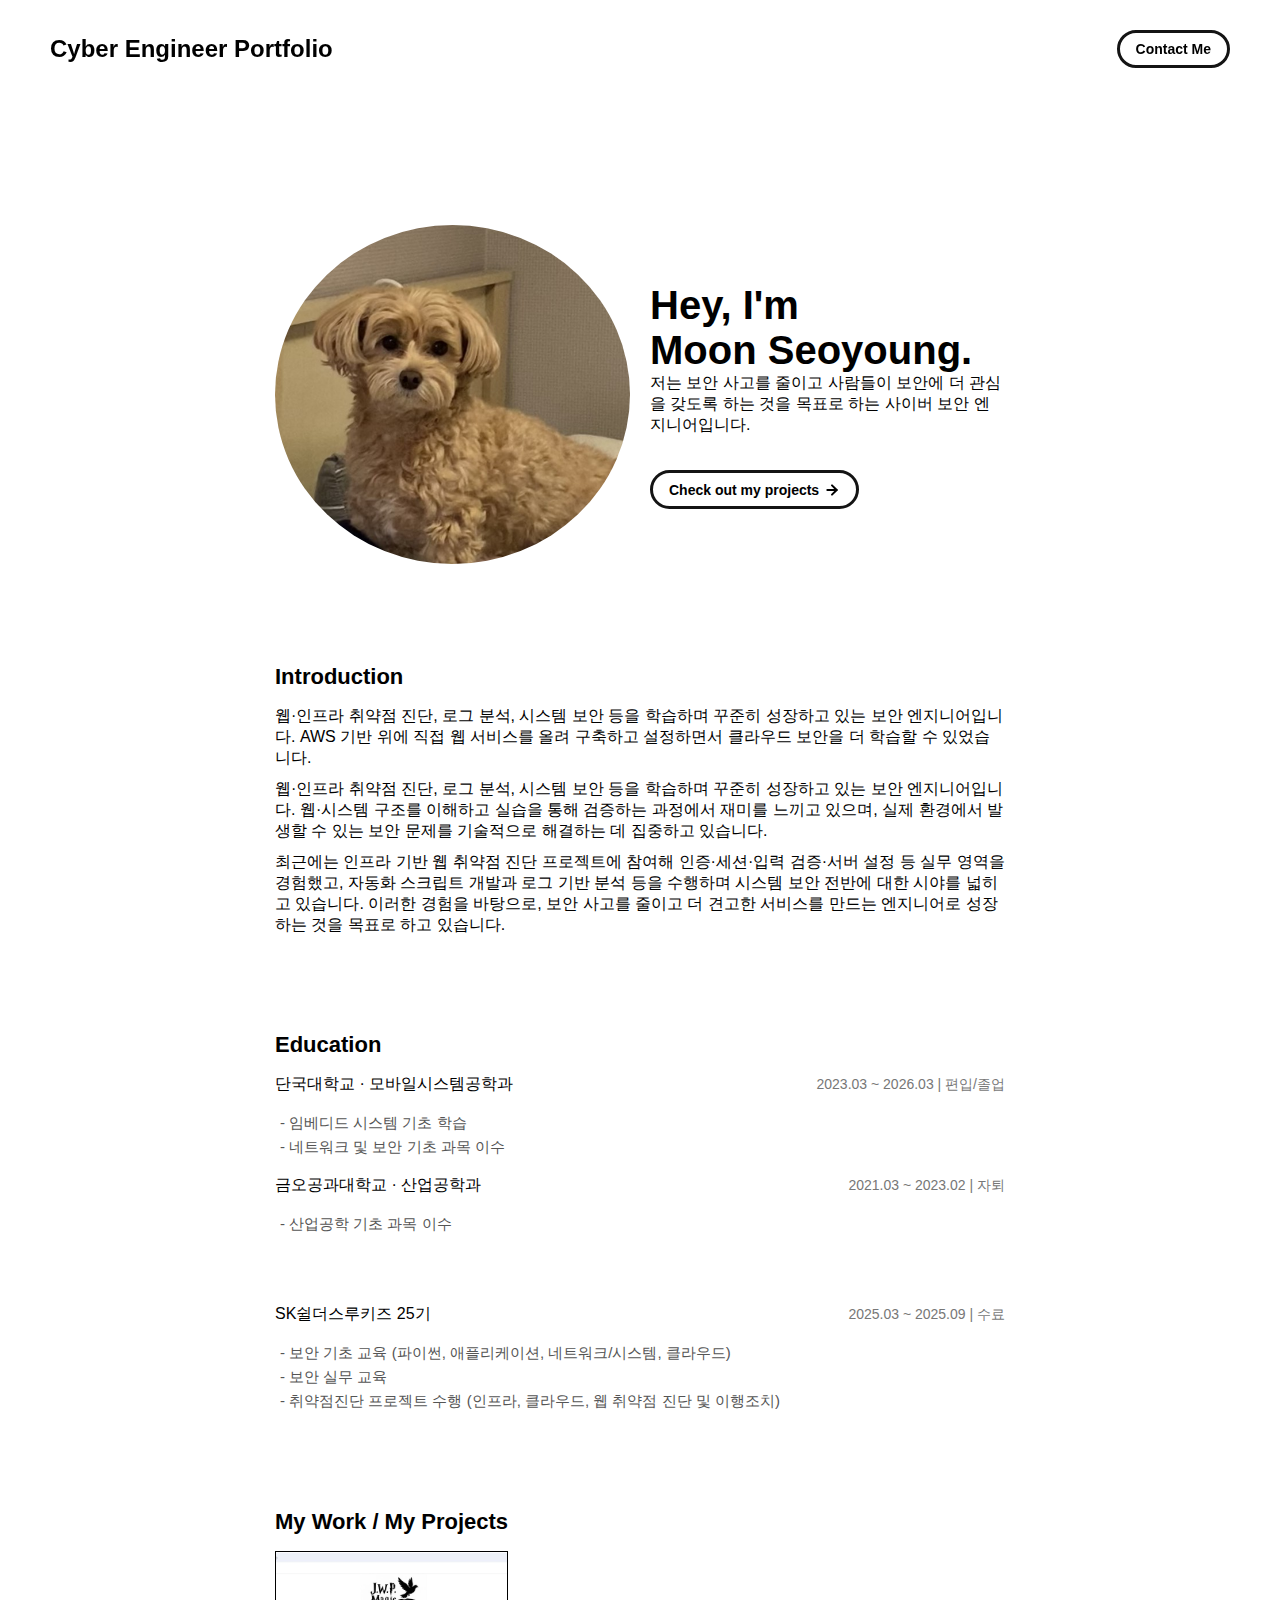
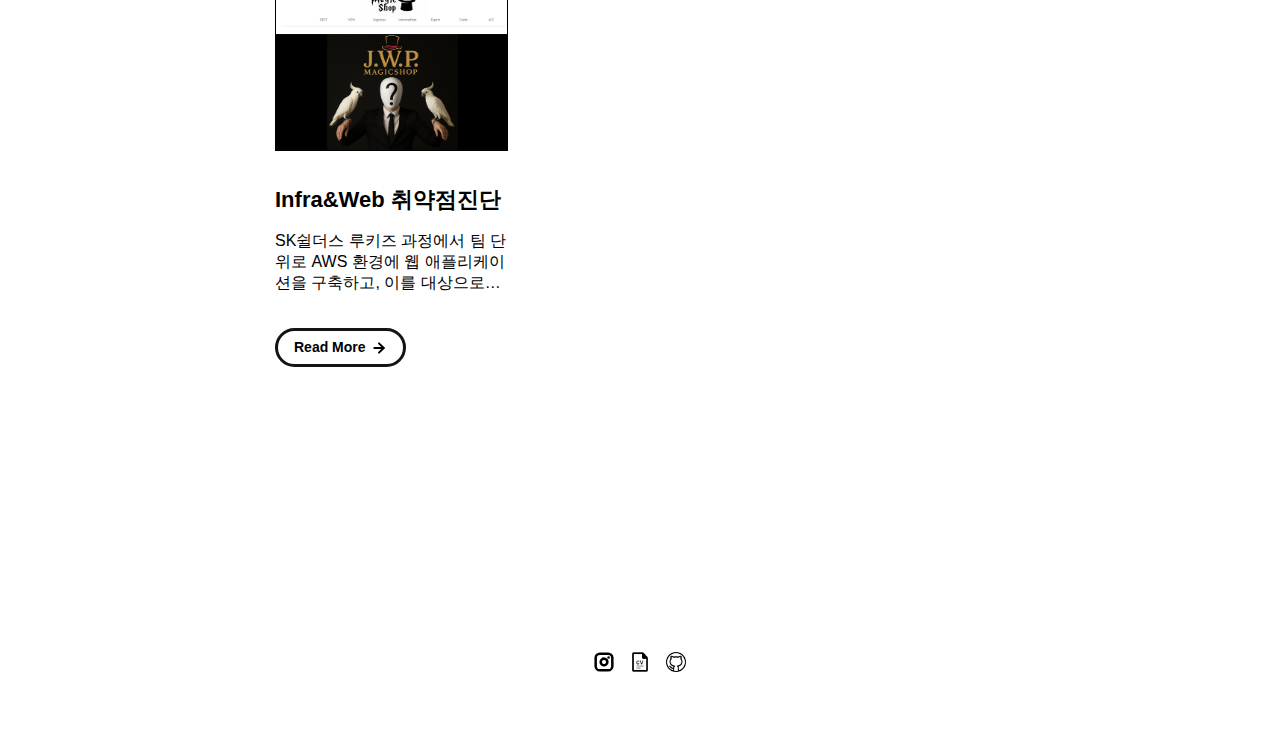
<file: index.html>
<!DOCTYPE html>
<html lang="en">
	<head>
		<meta charset="utf-8">

    <!-- 
      TODO

      Upload your Unemployable (or whatever photo you like) to the assets/images folder
      and change the name of the image below to match the uploaded one

      Change the title in the <title> tag to whatever you would like the title of your portfolio to be

      This should be the same across all pages.
     -->
    <link rel="icon" href="/assets/images/coco_hihi.jpg" />
		<title>Cyber Engineer Portfolio</title>
    <meta name="description" content="A portfolio template for the Unemployables community.">
    <meta name="viewport" content="width=device-width, initial-scale=1" />

		<link rel="stylesheet" href="/css/layout.css">
    <link rel="stylesheet" href="/css/typography.css">
    <link rel="stylesheet" href="/css/utilities.css">

		<script defer src="/js/script.js"></script>
    <script src="https://code.jquery.com/jquery-3.6.0.min.js"></script>

	</head>
	<body>
    <div id="navbar"></div>

    <!-- MAIN PAGE CONTENT -->
    <div id="main-content">

      <!-- PORTFOLIO HEADER -->
      <div id="portfolio-header">
        <div id="portfolio-header-image-container">
          <!-- 
            TODO

            - Change the img "src" attribute to point to the Unemployable image you uploaded (or whatever image).
            - Change the number to point to your Unemployable & replace the OpenSea link with your own
            - If you aren't using an Unemployable as your image, remove the entire "a" element
          -->
          <div class="profile-image-wrapper">
            <img src="/assets/images/coco_hihi.jpg" class="portfolio-header-image" id="profile-image">

            <div class="img-tooltip">Click to view @RinSeoOo profile</div>
          </div>
          <!-- <img src="/assets/images/coco_hihi.jpg" class="portfolio-header-image"> -->

          <!-- 모달 -->
          <div class="modal-overlay" id="modal-overlay">
            <div class="modal-box">
              <h2>Moon Seoyoung (문서영)</h2>
              <p>Cyber Security Engineer</p>
              <p class="info-row">
                <span class="info-title">Birth-Date</span>
                <span class="info-text">2001.03.28</span>
              </p>

              <p class="info-row">
                <span class="info-title">Phone</span>
                <span class="info-text">010-6740-3346</span>
              </p>

              <p class="info-row">
                <span class="info-title">Email</span>
                <span class="info-text">msy042195@gmail.com</span>
              </p>

              <p class="info-row">
                <span class="info-title">Github</span>
                <span class="info-text"><a target="_blank" href="https://github.com/RinSeoOo">@RinSeoOo</a></span>
              </p>

              <button id="modal-close">닫기</button>
            </div>
          </div>

          <!-- <a class="no-underline" target="_blank" href="https://github.com/RinSeoOo">
            <span class="image-caption">@RinSeoOo (문서영)</span>
          </a> -->
        </div>

          <!-- 
            TODO

            - Change the main-title to whatver you want
            - Change the body-text after that to a quick introduction to what you do
            - Edit the button text if you feel like it. It will link to the projects section below.
          -->
        <div id="portfolio-header-text-container">
            <div class="header-text">
              <span class="main-title">Hey, I'm </br>Moon Seoyoung.</span>
              <div class="body-text">
                저는 보안 사고를 줄이고 사람들이 보안에 더 관심을 갖도록 하는 것을 목표로 하는 사이버 보안 엔지니어입니다.</div>
            </div>
            <a class="button" id="my-work-link">
              <span class="button-text">Check out my projects</span> 
              <img src="/assets/icons/arrow-right.svg" class="right-arrow-icon"/>
            </a>
        </div>
      </div>

      <!-- ABOUT SECTION -->
      <!-- 
        TODO

        - Change the subheader-text to whatever header you want
        - Add paragraphs using the <div class="body-text"></div> elements in the "about-section-content"
      -->
      <div id="about-section">
        <span class="subheader-text">Introduction</span>
        <div class="about-section-content">
          <div class="body-text">웹·인프라 취약점 진단, 로그 분석, 시스템 보안 등을 학습하며 꾸준히 성장하고 있는 보안 엔지니어입니다. AWS 기반 위에 직접 웹 서비스를 올려 구축하고 설정하면서 클라우드 보안을 더 학습할 수 있었습니다.</div>
          <div class="body-text">웹·인프라 취약점 진단, 로그 분석, 시스템 보안 등을 학습하며 꾸준히 성장하고 있는 보안 엔지니어입니다. 웹·시스템 구조를 이해하고 실습을 통해 검증하는 과정에서 재미를 느끼고 있으며, 실제 환경에서 발생할 수 있는 보안 문제를 기술적으로 해결하는 데 집중하고 있습니다.</div>
          <div class="body-text">최근에는 인프라 기반 웹 취약점 진단 프로젝트에 참여해 인증·세션·입력 검증·서버 설정 등 실무 영역을 경험했고, 자동화 스크립트 개발과 로그 기반 분석 등을 수행하며 시스템 보안 전반에 대한 시야를 넓히고 있습니다. 이러한 경험을 바탕으로, 보안 사고를 줄이고 더 견고한 서비스를 만드는 엔지니어로 성장하는 것을 목표로 하고 있습니다.</div>

        </div>
      </div>

      <!-- <div id="about-section">
        <span class="subheader-text">Skills</span>
      </div> -->

      <div id="about-section">
        <span class="subheader-text">Education</span>

        <div class="about-section-content">
          <div class="section-header">
            <div class="section-title">단국대학교 · 모바일시스템공학과</div>
            <div class="section-year">2023.03 ~ 2026.03 | 편입/졸업</div>
          </div>
          <div class="section-desc">
            - 임베디드 시스템 기초 학습  </br>
            - 네트워크 및 보안 기초 과목 이수
          </div>
        </div>

        <div class="about-section-content">
          <div class="section-header">
            <div class="section-title">금오공과대학교 · 산업공학과</div>
            <div class="section-year">2021.03 ~ 2023.02 | 자퇴</div>
          </div>
          <div class="section-desc">
            - 산업공학 기초 과목 이수  </br>
          </div>
        </div>

      </br></br>

        <div class="about-section-content">
          <div class="section-header">
            <div class="section-title">SK쉴더스루키즈 25기</div>
            <div class="section-year">2025.03 ~ 2025.09 | 수료</div>
          </div>
          <div class="section-desc">
            - 보안 기초 교육 (파이썬, 애플리케이션, 네트워크/시스템, 클라우드) </br>
            - 보안 실무 교육 </br>
            - 취약점진단 프로젝트 수행 (인프라, 클라우드, 웹 취약점 진단 및 이행조치)
          </div>
        </div>
      </div>

      <!-- <div id="about-section">
        <span class="subheader-text">Experience</span>
        <div class="about-section-content">
          교육 경험
        </div>
      </div> -->

      <!-- PROJECTS / MY WORK SECTION -->
      <div id="my-work-section">
        <!-- TODO - Change the subheader-text to whatever you want the Projects section header to say -->
        <span class="subheader-text">My Work / My Projects</span>

        <div class="projects-container">
          <!-- 
            TODO

            This is where the project cards live. Here's a base level project card for you to copy:
            <div class="project-card">
              <img src="./assets/images/IMAGE_NAME" class="project-image">
              <div class="project-card-text-container">
                <div class="subheader-text project-title">PROJECT_NAME</div>
                <div class="body-text project-card-text">SMALL_PROJECT_DESCRIPTION</div>
              </div>
              <a class="button" href="./project-pages/PROJECT_PAGE_NAME.html">
                <span class="button-text">Read More</span>
                <img src="./assets/icons/arrow-right.svg" class="right-arrow-icon"/>
              </a>
            </div>

            - To add a project to the this area, copy the above, paste it below this comment, and change the following:
                - IMAGE_NAME: the name of the image file in assets/images
                - PROJECT_NAME: the name of the project (keep it short, it only shows 1 line)
                - SMALL_PROJECT_DESCRIPTION: a quick project description (max 4 lines)
                - PROJECT_PAGE_NAME.html: the html filename for the project (must be in project-pages folder)
          -->
          <div class="project-card">
            <img src="/assets/images/jwpmagicshop.png" class="project-image">
            <div class="project-card-text-container">
              <div class="subheader-text project-title">Infra&Web 취약점진단</div>
              <div class="body-text project-card-text">SK쉴더스 루키즈 과정에서 팀 단위로 AWS 환경에 웹 애플리케이션을 구축하고, 이를 대상으로 KISA 기반시설 기술적 취약점 분석 평가 상세 가이드와 SK쉴더스 내부 가이드 기준으로 취약점 진단을 수행했습니다. 인증·세션, 입력 검증, 서버 설정 등 주요 영역을 중심으로 식별된 취약점에 대해 이행 조치를 적용했으며, 최종적으로 보안 설정을 강화한 개선 버전을 도출했습니다. </div>
            </div>
            <a class="button" href="/project-pages/project-template1.html">
              <span class="button-text">Read More</span>
              <img src="/assets/icons/arrow-right.svg" class="right-arrow-icon"/>
            </a>
          </div>
        </div>
      </div>
    </div>

    <div id="footer"></div>
    
    <script>
      $(function() {
        $("#navbar").load("/html/navbar.html");
        $("#footer").load("/html/footer.html");
      });
    </script>

	</body>
</html>
</file>
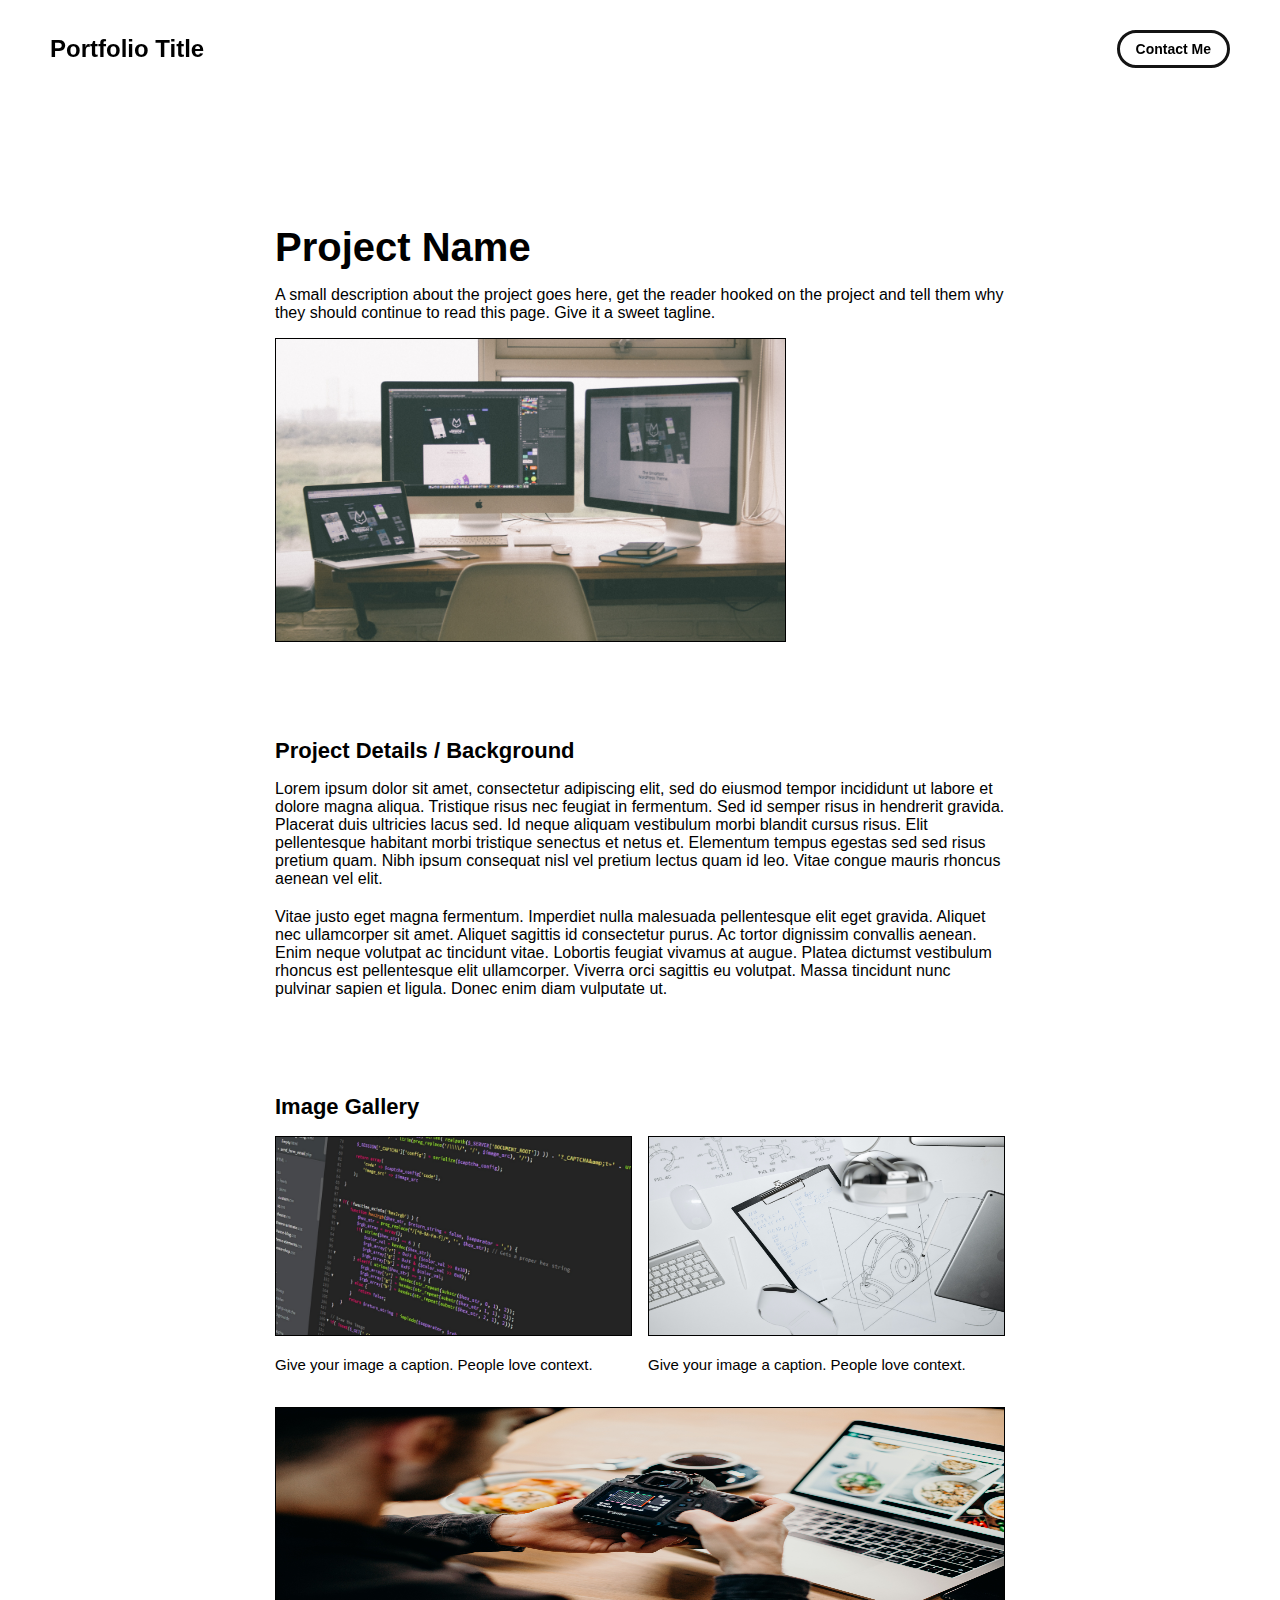
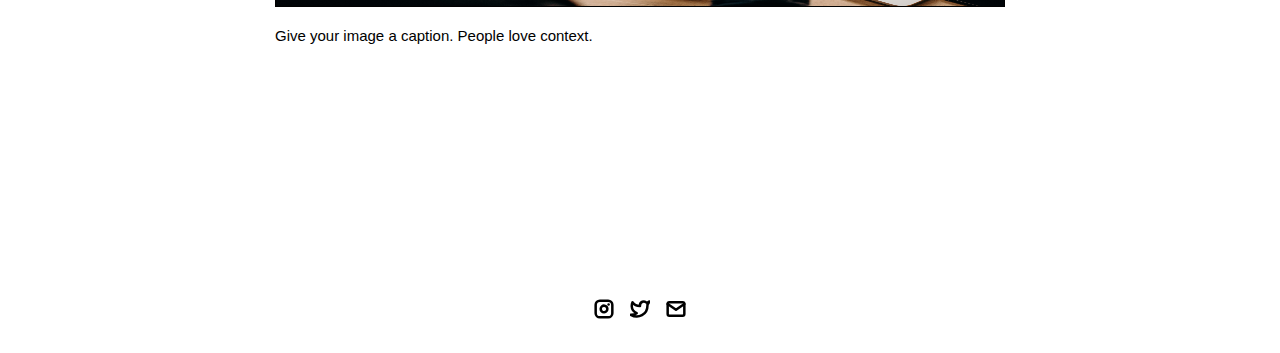
<file: project-pages/project-template.html>
<!-- 
  IMPORTANT! 
  
  Keep this file unchanged to use as a template for all future project pages. 

  For every new project you add to your portfolio, make a copy of this file in the
  'project-pages' folder with a name related to the project.
-->


<!DOCTYPE html>
<html lang="en">
	<head>
		<meta charset="utf-8">
    <!-- 
      TODO

      Upload your Unemployable (or whatever photo you like) to the assets/images folder
      and change the name of the image below to match the uploaded one

      Change the title in the <title> tag to whatever you would like the title of your portfolio to be

      This should be the same across all pages.
     -->
     <link rel="icon" href="../assets/images/1311.png" />
     <title>Unemployables Portfolio</title>
    <meta name="description" content="A portfolio template for the Unemployables community.">
    <meta name="viewport" content="width=device-width, initial-scale=1" />

		<link rel="stylesheet" href="../css/layout.css">
    <link rel="stylesheet" href="../css/typography.css">
    <link rel="stylesheet" href="../css/utilities.css">

		<script defer src="../js/script.js"></script>
	</head>
	<body>
    <!-- NAVBAR -->
    <div class="navbar">
      <a class="nav-title-link" href="../index.html">
        <!-- 
          TODO - Change the "Portfolio Title" to whatever you want displayed in the top left

          (this should be the same across all pages)
         -->
        <span class="nav-title">Portfolio Title</span>
        <!-- 
          TODO - Change the email after 'mailto:' to your email address for contact 
        
          (this should be the same across all pages)
        -->
        <a class="button" href="mailto:whitevans.eth@gmail.com">
          <span class="button-text">Contact Me</span>
        </a>
      </a>
    </div>

    <!-- MAIN PAGE CONTENT -->
    <div id="main-content">

      <!-- PROJECT HEADER -->
      <div id="project-header">
          <!-- 
            TODO

            - Change the 'main-title' text to the name of your project
            - Change the 'body-text' text to a short and sweet description of your project (maybe the same as the one on the project card)
            - Change "desktop.jpeg" to the image filename you uploaded in the assets/images folder.
          -->
        <div class="main-title">Project Name</div>
        <div class="body-text">A small description about the project goes here, get the reader hooked on the project and tell them why they should continue to read this page. Give it a sweet tagline.</div>
        <image class="project-header-image" src="../assets/images/desktop.jpeg">
      </div>

      <!-- PROJECT DETAILS -->
      <!-- 
        TODO

        - Change the 'subheader-text' to whatever header you want for project details
        - Add paragraphs using the <div class="body-text"></div> elements in the "project-details-content"
      -->
      <div id="project-details">
        <div class="subheader-text">Project Details / Background</div>
        <div class="project-details-content">
          <div class="body-text">Lorem ipsum dolor sit amet, consectetur adipiscing elit, sed do eiusmod tempor incididunt ut labore et dolore magna aliqua. Tristique risus nec feugiat in fermentum. Sed id semper risus in hendrerit gravida. Placerat duis ultricies lacus sed. Id neque aliquam vestibulum morbi blandit cursus risus. Elit pellentesque habitant morbi tristique senectus et netus et. Elementum tempus egestas sed sed risus pretium quam. Nibh ipsum consequat nisl vel pretium lectus quam id leo. Vitae congue mauris rhoncus aenean vel elit.</div>
          <div class="body-text">Vitae justo eget magna fermentum. Imperdiet nulla malesuada pellentesque elit eget gravida. Aliquet nec ullamcorper sit amet. Aliquet sagittis id consectetur purus. Ac tortor dignissim convallis aenean. Enim neque volutpat ac tincidunt vitae. Lobortis feugiat vivamus at augue. Platea dictumst vestibulum rhoncus est pellentesque elit ullamcorper. Viverra orci sagittis eu volutpat. Massa tincidunt nunc pulvinar sapien et ligula. Donec enim diam vulputate ut.</div>
        </div>
      </div>

      <!-- IMAGE GALLERY -->
      <div id="project-gallery">
        <!-- TODO - Change the 'subheader-text' to whatever you want the Gallery section header to say -->
        <div class="subheader-text">Image Gallery</div>
        <div class="project-gallery-content">
            <!-- 
              TODO

              This is where the images in the gallery live. Here's a simple gallery image for you to copy:

              Full Width Image:

                <div class="gallery-image-container">
                  <img src="../assets/images/IMAGE_NAME" class="gallery-image">
                  <span class="image-caption">IMAGE_CAPTION</span>
                </div>

              Half Width Image: 

                <div class="gallery-image-container half-width">
                  <img src="../assets/images/IMAGE_NAME" class="gallery-image">
                  <span class="image-caption">IMAGE_CAPTION</span>
                </div>

              - To add an image to the this area, copy one of the above, paste it below this comment, and change the following:
                  - IMAGE_NAME: the name of the image file in assets/images
                  - IMAGE_CAPTION: to the caption of the image
            -->
            <div class="gallery-image-container half-width">
              <img src="../assets/images/code.jpeg" class="gallery-image">
              <span class="image-caption">Give your image a caption. People love context.</span>
            </div>
            <div class="gallery-image-container half-width">
              <img src="../assets/images/sketchbook.jpeg" class="gallery-image">
              <span class="image-caption">Give your image a caption. People love context.</span>
            </div>
            <div class="gallery-image-container">
              <img src="../assets/images/camera.jpeg" class="gallery-image">
              <span class="image-caption">Give your image a caption. People love context.</span>
            </div>
        </div>
      </div>
    </div>

    <!-- FOOTER -->
    <div id="footer">
      <!-- 
        TODO - Change href to your Instagram account (can also delete entire "a" element if no Instagram) 

        This should be the same across all pages.
      -->
      <a class="icon-link" target="_blank" href="https://twitter.com/whitevans_eth">
        <image src="../assets/icons/instagram.svg" class="footer-icon"/>
      </a>
      <!-- 
        TODO - Change href to your Twitter account (can also delete entire "a" element if no Twitter) 
      
        This should be the same across all pages.
      -->
      <a class="icon-link" target="_blank" href="https://twitter.com/whitevans_eth">
        <image src="../assets/icons/twitter.svg" class="footer-icon"/>
      </a>
      <!-- 
        TODO - Change the email after "mailto" to your contact email 
      
        This should be the same across all pages.
      -->
      <a class="icon-link" href="mailto:whitevans.eth@gmail.com">
        <image src="../assets/icons/mail.svg" class="footer-icon"/>
      </a>
    </div>

	</body>
</html>
</file>
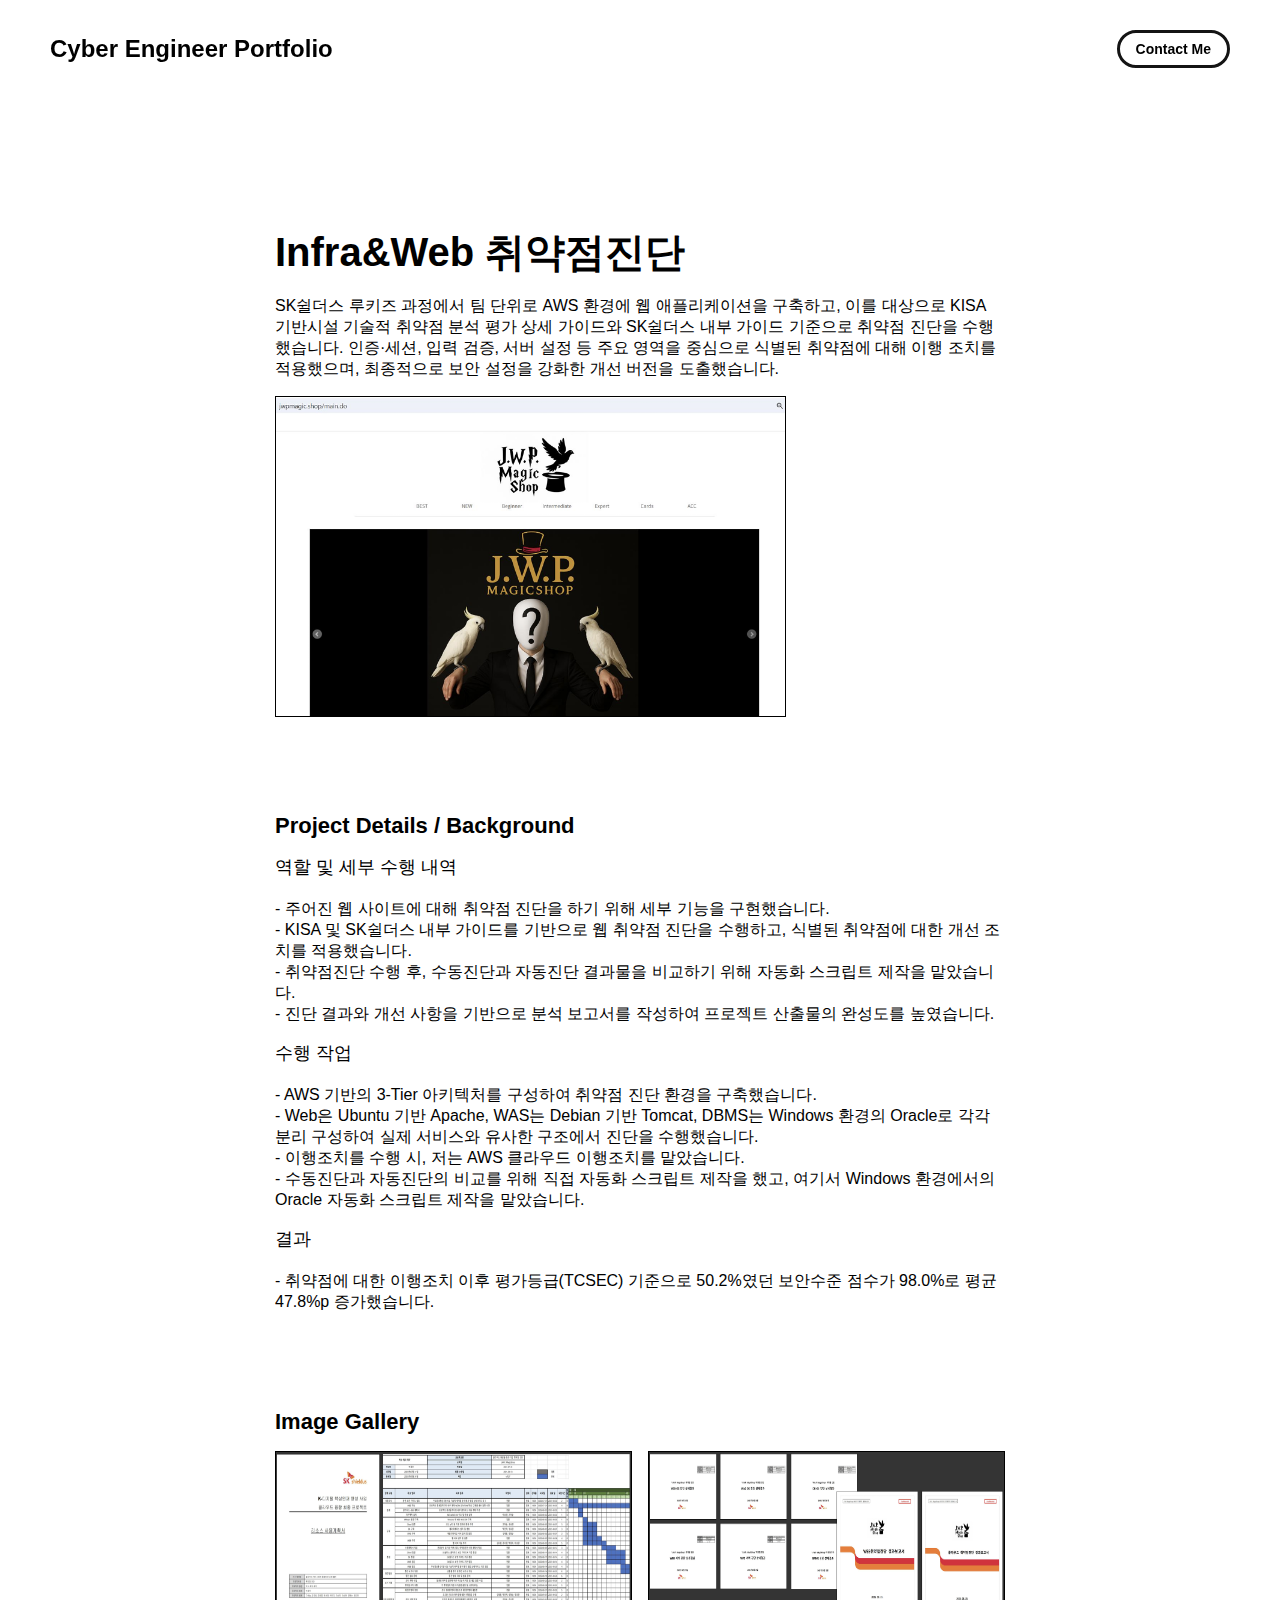
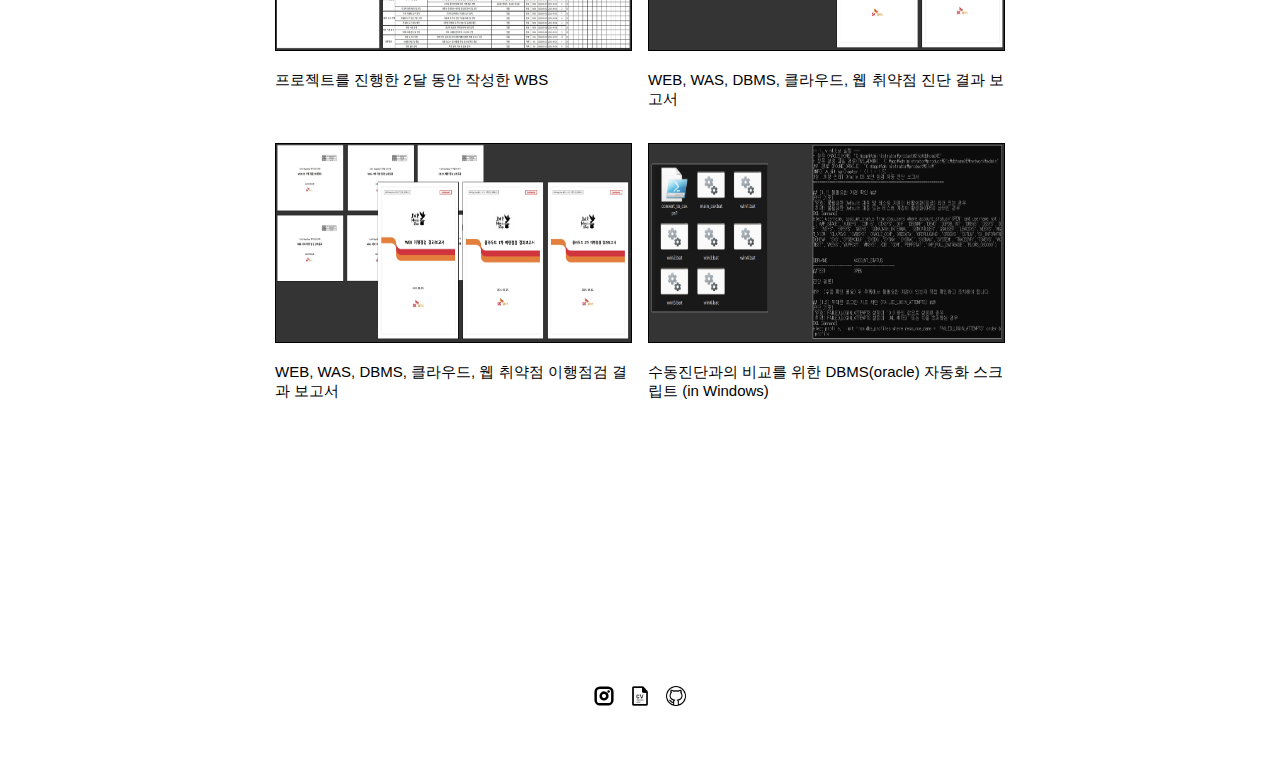
<file: project-pages/project-template1.html>
<!-- 
  IMPORTANT! 
  
  Keep this file unchanged to use as a template for all future project pages. 

  For every new project you add to your portfolio, make a copy of this file in the
  'project-pages' folder with a name related to the project.
-->


<!DOCTYPE html>
<html lang="en">
	<head>
		<meta charset="utf-8">
    <!-- 
      TODO

      Upload your Unemployable (or whatever photo you like) to the assets/images folder
      and change the name of the image below to match the uploaded one

      Change the title in the <title> tag to whatever you would like the title of your portfolio to be

      This should be the same across all pages.
     -->
     <link rel="icon" href="/assets/images/coco_hihi.jpg" />
     <title>Cyber Engineer Portfolio</title>
    <meta name="description" content="A portfolio template for the Unemployables community.">
    <meta name="viewport" content="width=device-width, initial-scale=1" />

		<link rel="stylesheet" href="/css/layout.css">
    <link rel="stylesheet" href="/css/typography.css">
    <link rel="stylesheet" href="/css/utilities.css">

		<script defer src="/js/script.js"></script>
    <script src="https://code.jquery.com/jquery-3.6.0.min.js"></script>
	</head>
	<body>
    <!-- NAVBAR -->
    <div id="navbar"></div>

    <!-- MAIN PAGE CONTENT -->
    <div id="main-content">

      <!-- PROJECT HEADER -->
      <div id="project-header">
          <!-- 
            TODO

            - Change the 'main-title' text to the name of your project
            - Change the 'body-text' text to a short and sweet description of your project (maybe the same as the one on the project card)
            - Change "desktop.jpeg" to the image filename you uploaded in the assets/images folder.
          -->
        <div class="main-title">Infra&Web 취약점진단</div>
        <div class="body-text">SK쉴더스 루키즈 과정에서 팀 단위로 AWS 환경에 웹 애플리케이션을 구축하고, 이를 대상으로 KISA 기반시설 기술적 취약점 분석 평가 상세 가이드와 SK쉴더스 내부 가이드 기준으로 취약점 진단을 수행했습니다. 인증·세션, 입력 검증, 서버 설정 등 주요 영역을 중심으로 식별된 취약점에 대해 이행 조치를 적용했으며, 최종적으로 보안 설정을 강화한 개선 버전을 도출했습니다. </div>
        <image class="project-header-image" src="/assets/images/jwpmagicshop.png"/> <!--jwp 매직샵 이미지-->
      </div>

      <!-- PROJECT DETAILS -->
      <!-- 
        TODO

        - Change the 'subheader-text' to whatever header you want for project details
        - Add paragraphs using the <div class="body-text"></div> elements in the "project-details-content"
      -->
      <div id="project-details">
        <div class="subheader-text">Project Details / Background</div>
        <div class="project-details-content">
          <div class="project-subtitle">역할 및 세부 수행 내역</div>
          <div class="project-text">
            - 주어진 웹 사이트에 대해 취약점 진단을 하기 위해 세부 기능을 구현했습니다. </br>
            - KISA 및 SK쉴더스 내부 가이드를 기반으로 웹 취약점 진단을 수행하고, 식별된 취약점에 대한 개선 조치를 적용했습니다.  </br>
            - 취약점진단 수행 후, 수동진단과 자동진단 결과물을 비교하기 위해 자동화 스크립트 제작을 맡았습니다. </br>
            - 진단 결과와 개선 사항을 기반으로 분석 보고서를 작성하여 프로젝트 산출물의 완성도를 높였습니다.
          </div>
        </div>
        <div class="project-details-content">
          <div class="project-subtitle">수행 작업</div>
          <div class="project-text">
            - AWS 기반의 3-Tier 아키텍처를 구성하여 취약점 진단 환경을 구축했습니다. </br>
            - Web은 Ubuntu 기반 Apache, WAS는 Debian 기반 Tomcat, DBMS는 Windows 환경의 Oracle로 각각 분리 구성하여 실제 서비스와 유사한 구조에서 진단을 수행했습니다. </br>
            - 이행조치를 수행 시, 저는 AWS 클라우드 이행조치를 맡았습니다. </br>
            - 수동진단과 자동진단의 비교를 위해 직접 자동화 스크립트 제작을 했고, 여기서 Windows 환경에서의 Oracle 자동화 스크립트 제작을 맡았습니다.
          </div>
        </div>
        <div class="project-details-content">
          <div class="project-subtitle">결과</div>
          <div class="project-text">- 취약점에 대한 이행조치 이후 평가등급(TCSEC) 기준으로 50.2%였던 보안수준 점수가 98.0%로 평균 47.8%p 증가했습니다.</div>
        </div>
      </div>

      <!-- IMAGE GALLERY -->
      <div id="project-gallery">
        <!-- TODO - Change the 'subheader-text' to whatever you want the Gallery section header to say -->
        <div class="subheader-text">Image Gallery</div>
        <div class="project-gallery-content">
            <!-- 
              TODO

              This is where the images in the gallery live. Here's a simple gallery image for you to copy:

              Full Width Image:

                <div class="gallery-image-container">
                  <img src="/assets/images/IMAGE_NAME" class="gallery-image">
                  <span class="image-caption">IMAGE_CAPTION</span>
                </div>

              Half Width Image: 

                <div class="gallery-image-container half-width">
                  <img src="/assets/images/IMAGE_NAME" class="gallery-image">
                  <span class="image-caption">IMAGE_CAPTION</span>
                </div>

              - To add an image to the this area, copy one of the above, paste it below this comment, and change the following:
                  - IMAGE_NAME: the name of the image file in assets/images
                  - IMAGE_CAPTION: to the caption of the image
            -->
                  <div class="gallery-image-container half-width">
              <img src="/assets/images/project_wbs.png" class="gallery-image"> <!--WBS-->
              <span class="image-caption">프로젝트를 진행한 2달 동안 작성한 WBS </span>
            </div>
            <div class="gallery-image-container half-width">
              <img src="/assets/images/vulnerabilityAssessment.png" class="gallery-image"> <!--취약점진단 결과보고서-->
              <span class="image-caption">WEB, WAS, DBMS, 클라우드, 웹 취약점 진단 결과 보고서</span>
            </div>
            <div class="gallery-image-container half-width">
              <img src="/assets/images/vulnerabilityRemediation.png" class="gallery-image"> <!--취약점진단 결과보고서-->
              <span class="image-caption">WEB, WAS, DBMS, 클라우드, 웹 취약점 이행점검 결과 보고서 </span>
            </div>
            <div class="gallery-image-container half-width">
              <img src="/assets/images/dbms_script.png" class="gallery-image"> <!--취약점진단 결과보고서-->
              <span class="image-caption">수동진단과의 비교를 위한 DBMS(oracle) 자동화 스크립트 (in Windows)</span>
            </div>
        </div>
      </div>
    </div>

    <!-- FOOTER -->
    <div id="footer"></div>

    <script>
      $(function() {
        $("#navbar").load("/html/navbar.html");
        $("#footer").load("/html/footer.html");
      });
    </script>

	</body>
</html>
</file>
<file: css/layout.css>
* {
  box-sizing: border-box;
}

html {
  text-size-adjust: none;
  -webkit-text-size-adjust: none;
  -moz-text-size-adjust: none;
  -ms-text-size-adjust: none;
}

body {
  margin: 0;
  -webkit-font-smoothing: antialiased;
  -moz-osx-font-smoothing: grayscale;
}




/* Main Page Layout */

#main-content {
  margin: 225px 425px;
  display: flex;
  flex-direction: column;
  gap: 96px;
}




/* Portfolio Header */

#portfolio-header {
  display: flex;
  gap: 20px;
  align-items: center;
}

/* --- 이미지 호버 효과 --- */
.profile-image-wrapper {
  position: relative;
  display: inline-block;
}

#portfolio-header-image-container {
  display: flex;
  flex-direction: column;
  gap: 10px;
  flex-basis: 50%;
}

.portfolio-header-image {
  width: 100%;
  height: auto;
  /*아래는 추가*/
  border-radius: 50%;
  transition: transform 0.25s ease, filter 0.25s ease;
  cursor: pointer;
}

#portfolio-header-text-container {
  display: flex;
  flex-direction: column;
  gap: 34px;
  flex-basis: 50%;
}

.portfolio-header-image:hover {
  transform: scale(1.04);
  filter: brightness(1.1);
}

/* --- 이미지 툴팁 --- */
.img-tooltip {
  position: absolute;
  bottom: -30px;
  left: 50%;
  transform: translateX(-50%);
  background: rgba(0,0,0,0.75);
  color: white;
  padding: 6px 10px;
  border-radius: 6px;
  font-size: 12px;
  opacity: 0;
  pointer-events: none;
  transition: opacity 0.25s ease;
  white-space: nowrap;
}

.profile-image-wrapper:hover .img-tooltip {
  opacity: 1;
}

/* --- 모달 --- */
.modal-overlay {
  position: fixed;
  inset: 0;
  background: rgba(0,0,0,0.55);
  backdrop-filter: blur(3px);
  display: none; /* 처음엔 숨김 */
  justify-content: center;
  align-items: center;
  z-index: 999;
}

.modal-box {
  background: #fff;
  padding: 25px 30px;
  border-radius: 14px;
  width: 320px;
  /* text-align: center; */
  animation: fadeIn 0.25s ease;
}

.modal-box h2 {
  font-size: 22px;
  margin-bottom: 10px;
}

.modal-box h3 {
  font-size: 18px;
}

.modal-links a {
  display: inline-block;
  margin: 6px 10px;
  font-size: 14px;
  color: #0077ff;
  text-decoration: none;
  font-weight: 600;
}

#modal-close {
  margin-top: 15px;
  padding: 8px 18px;
  background: #333;
  color: white;
  border: none;
  border-radius: 8px;
  cursor: pointer;
}

#modal-close:hover {
  background: #111;
}

@keyframes fadeIn {
  from { opacity: 0; transform: scale(0.93); }
  to   { opacity: 1; transform: scale(1); }
}




/* About Section */

#about-section {
  display: flex;
  flex-direction: column;
  gap: 16px;
}

.about-section-content {
  display: flex;
  flex-direction: column;
  gap: 10px;
}


/* Project Section */

#my-work-section {
  display: flex;
  flex-direction: column;
  gap: 16px;
}

.projects-container {
  display: flex;
  gap: 34px 16px;
  flex-wrap: wrap;
}

    /* Project Cards */

    .project-card {
      max-width: calc((100% - 32px) / 3);
      display: flex;
      flex-direction: column;
      gap: 34px;
    }

    .project-card-text-container {
      flex-direction: column;
      display: flex;
      gap: 16px
    }

    .project-image {
      width: 100%;
      height: 200px;
      object-fit: cover;
      object-position: center;
      border: 1px solid rgb(0, 0, 0);
    }




/* Project Pages */

#project-header {
  display: flex;
  flex-direction: column;
  gap: 16px;
}

.project-header-image {
  width: 70%;
  height: auto;
  border:  1px solid #000000;
}

#project-details {
  display: flex;
  flex-direction: column;
  gap: 16px;
}

.project-details-content {
  display: flex;
  flex-direction: column;
  gap: 20px;
}

    /* Project Gallery */

    #project-gallery {
      display: flex;
      flex-direction: column;
      gap: 16px;
    }

    .project-gallery-content {
      display: flex;
      flex-wrap: wrap;
      gap: 34px 16px;
    }

    .gallery-image-container {
      width: 100%;
      display: flex;
      flex-direction: column;
      gap: 20px;
    }

    .gallery-image-container.half-width {
      width: calc((100% - 16px) / 2);
    }

    .gallery-image {
      width: 100%;
      /* height: auto; */
      height: 200px;       /* 원하는 고정 높이 */
      /* object-fit: cover;   이미지 비율 유지하며 잘림 가능 */
      border:  1px solid #000000;
    }


/* Extra Extra large devices (large laptops and desktops, 1200px and below) */
@media only screen and (max-width: 1600px) {
  #main-content {
    margin: 225px 275px;
  }
}

/* Extra large devices (large laptops and desktops, 1200px and below) */
@media only screen and (max-width: 1200px) {
  #main-content {
    margin: 225px 175px;
  }
}

/* Large devices (laptops/desktops, 1000px and below) */
@media only screen and (max-width: 1000px) {
  #main-content {
    margin: 225px 75px;
  }
}

/* Small devices (portrait tablets and large phones, 800px and below) */
@media only screen and (max-width: 800px) {
  #main-content {
    margin: 150px 50px;
  }

  #portfolio-header {
    flex-direction: column;
  }

  .project-card {
    max-width: calc((100% - 16px) / 2);
  }
}

/* Small devices (portrait tablets and large phones, 600px and below) */
@media only screen and (max-width: 600px) {
  #main-content {
    margin: 125px 20px;
  }

  .project-card {
    max-width: 100%;
  }
}
</file>
<file: css/typography.css>
body {
  font-family: "Helvetica Neue", Helvetica, Arial, sans-serif;
}

.nav-title {
  font-weight: 700;
  font-size: 24px;
}

.button-text {
  font-size: 14px;
  font-weight: 700;
}

.image-caption {
  font-size: 15px;
  font-weight: 500;
}

.main-title {
  font-size: 40px;
  font-weight: 700;
}

.subheader-text {
  font-size: 22px;
  font-weight: 700;
}

.body-text {
  font-size: 16px;
  font-weight: 500;
}

.section-header {
  display: flex;
  justify-content: space-between;
  align-items: baseline;
  margin-bottom: 6px;
}

.section-title {
  font-size: 16px;
  font-weight: 500;
}

.section-year {
  font-size: 14px;
  color: #777;
}

.section-desc {
  font-size: 15px;
  color: #555;
  line-height: 1.6;
  margin-left: 5px;
}


.project-card-text {
  overflow: hidden;
  font-size: 16px;
  text-overflow: ellipsis;
  display: -webkit-box;
  -webkit-line-clamp: 3;
  -webkit-box-orient: vertical;
}

.project-title {
  overflow: hidden;
  text-overflow: ellipsis;
  display: -webkit-box;
  -webkit-line-clamp: 1;
  -webkit-box-orient: vertical;
}

.project-subtitle {
  font-size: 18px;
  font-weight: 500;
}

.project-text {
  font-size: 16px;
  font-weight: 400;
  /* line-height: 1.6; */
}

.info-row {
  display: flex;
  justify-content: space-between; /* 좌/우 배치 */
  align-items: center;
  margin: 6px 0;
}

.info-title {
  font-size: 18px;
  font-weight: 600;
  color: #333;
}

.info-text {
  font-size: 16px;
  font-weight: 500;
  color: #555;
}

.info-text a {
  text-decoration-line: none;
  color: #555;
}

.info-text a:hover {
  text-decoration-line: underline;
  color: #333;
  font-weight: 530;
}

.info-text a:active {
  text-decoration-line: none;
  color: #333;
  font-weight: 530;
}
</file>
<file: css/utilities.css>
/* Icons */

.right-arrow-icon {
  width: 16px;
  height: 16px;
  margin-top: 1px;
}

.footer-icon {
  width: 20px;
  height: 20px;
}

a.icon-link {
  transition: transform 200ms ease-in-out;
}

a.icon-link:hover {
  cursor: pointer;
  stroke-width: 5;
  margin: 0;
  transform: rotate(15deg);
}


/* Navbar Styling */

.navbar {
  width: 100%;
  padding: 30px 50px;
  display: flex;
  justify-content: space-between;
  align-items: center;
  position: fixed;
  top: 0;
  left: 0;
}

.nav-title-link {
  color: black;
  text-decoration: none;
}

.nav-title-link:hover {
  text-decoration: underline;
}

/* Small devices (portrait tablets and large phones, 800px and below) */
@media only screen and (max-width: 800px) {
  .navbar {
    padding: 20px 20px;
    background-color: white
  }
}


/* Button Styling */

a.button {
  padding: 8px 16px;
  border: 3px solid #141414;
  border-radius: 50px;
  color: black;
  text-decoration: none;
  width: fit-content;
  display: flex;
  gap: 5px;
  align-items: center;
}

a.button:hover {
  text-decoration: underline;
  text-decoration-thickness: 2px;
  cursor: pointer;
}


/* Footer Styling */

#footer {
  width: 100%;
  display: flex;
  padding: 30px 50px;
  justify-content: center;
  align-items: center;
  gap: 16px;
}

/* Link Styling */
a.no-underline {
  text-decoration: none;
  color: black
}

a.no-underline:hover {
  text-decoration: underline;
  cursor: pointer;
}

/* Small devices (portrait tablets and large phones, 800px and below) */
@media only screen and (max-width: 800px) {
  #footer {
    padding: 20px 20px;
  }
}
</file>
